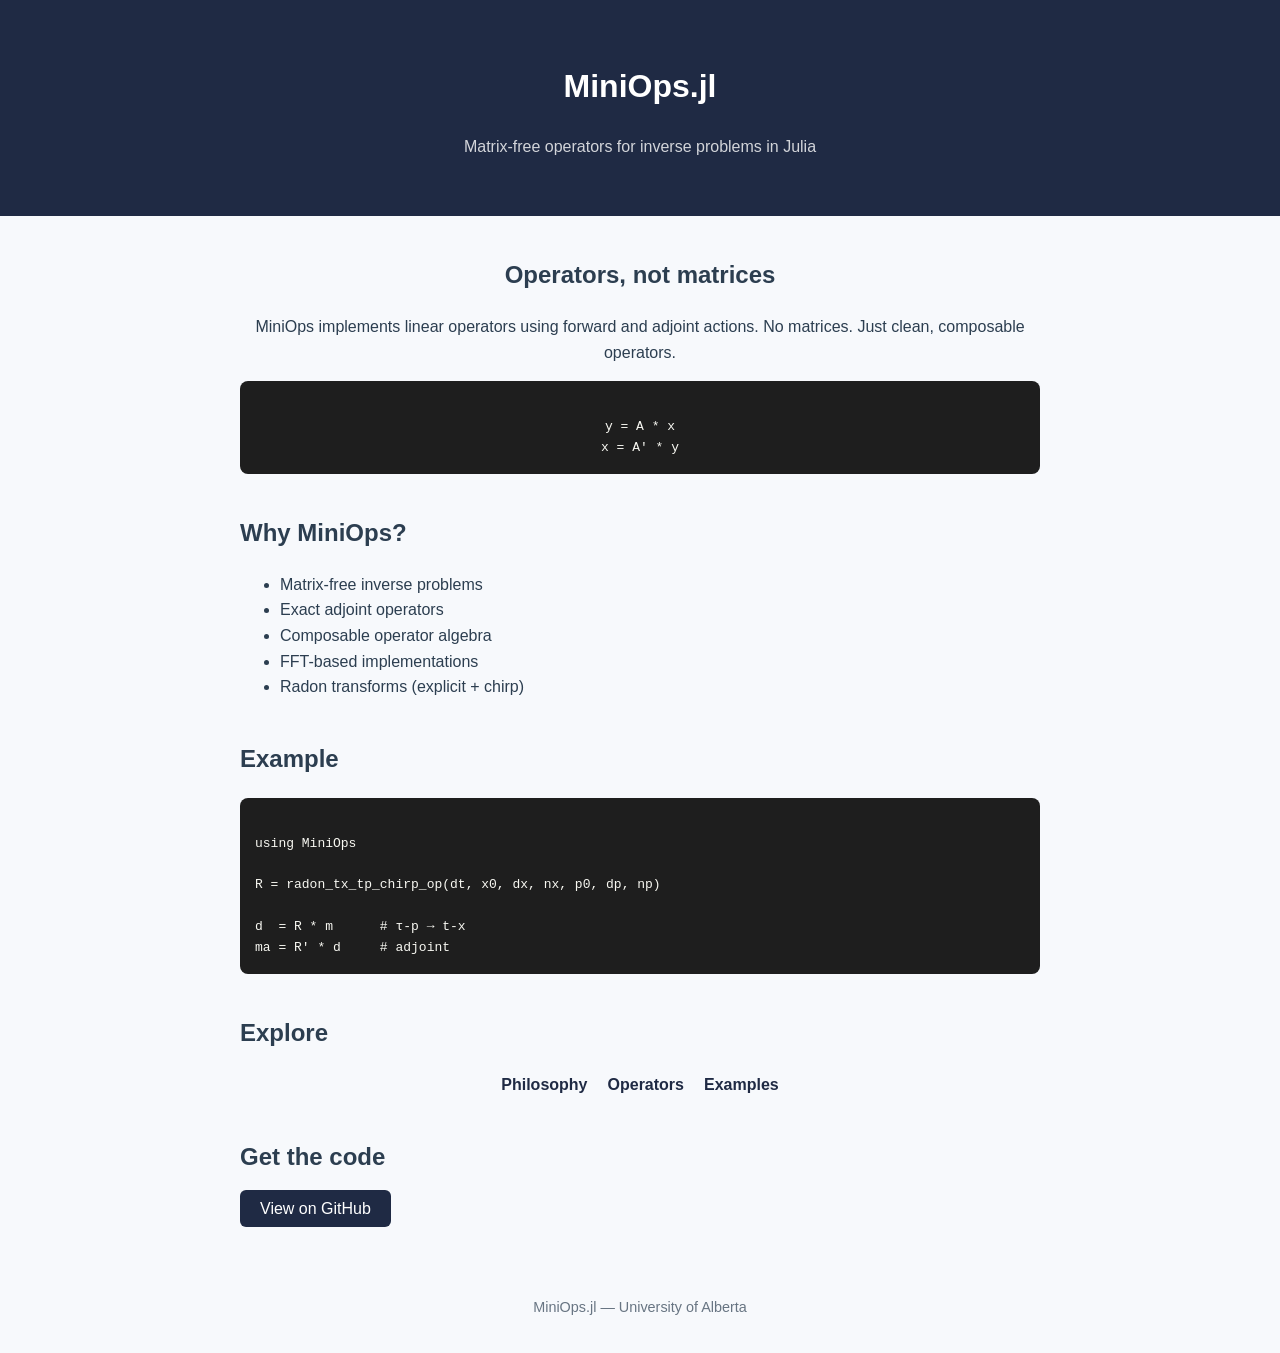
<file: docs/index.html>
<!DOCTYPE html>
<html lang="en">
<head>
<meta charset="UTF-8">
<meta name="viewport" content="width=device-width, initial-scale=1.0">
<title>MiniOps.jl</title>
<link rel="stylesheet" href="style.css">
</head>

<body>

<header>
    <h1>MiniOps.jl</h1>
    <p class="subtitle">Matrix-free operators for inverse problems in Julia</p>
</header>

<section class="hero">
    <h2>Operators, not matrices</h2>
    <p>
        MiniOps implements linear operators using forward and adjoint actions.
        No matrices. Just clean, composable operators.
    </p>

<pre><code>
y = A * x
x = A' * y
</code></pre>

</section>

<section>
<h2>Why MiniOps?</h2>
<ul>
<li>Matrix-free inverse problems</li>
<li>Exact adjoint operators</li>
<li>Composable operator algebra</li>
<li>FFT-based implementations</li>
<li>Radon transforms (explicit + chirp)</li>
</ul>
</section>

<section>
<h2>Example</h2>

<pre><code>
using MiniOps

R = radon_tx_tp_chirp_op(dt, x0, dx, nx, p0, dp, np)

d  = R * m      # τ-p → t-x
ma = R' * d     # adjoint
</code></pre>

</section>

<section>
<h2>Explore</h2>
<div class="links">
    <a href="philosophy.html">Philosophy</a>
    <a href="operators.html">Operators</a>
    <a href="examples.html">Examples</a>
</div>
</section>

<section>
<h2>Get the code</h2>
<p>
<a class="button" href="https://github.com/msacchi/MiniOps.jl">
View on GitHub
</a>
</p>
</section>

<footer>
<p>MiniOps.jl — University of Alberta</p>
</footer>

</body>
</html>
</file>
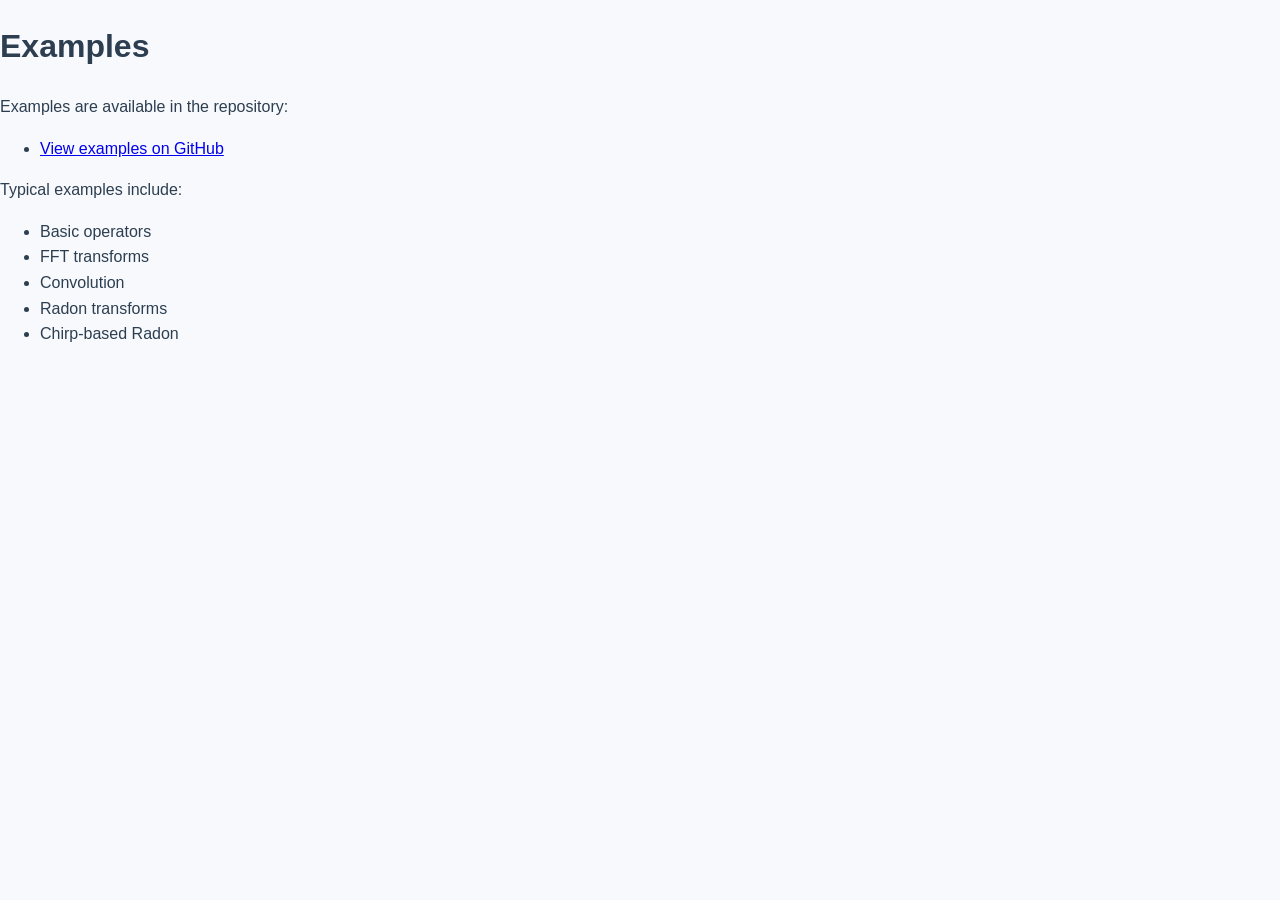
<file: docs/examples.html>
<!DOCTYPE html>
<html>
<head>
    <meta charset="UTF-8">
    <title>Examples - MiniOps</title>
    <link rel="stylesheet" href="style.css">
</head>
<body>

<h1>Examples</h1>

<p>
Examples are available in the repository:
</p>

<ul>
<li><a href="https://github.com/YOUR_USERNAME/MiniOps.jl/tree/main/examples">
View examples on GitHub
</a></li>
</ul>

<p>
Typical examples include:
</p>

<ul>
<li>Basic operators</li>
<li>FFT transforms</li>
<li>Convolution</li>
<li>Radon transforms</li>
<li>Chirp-based Radon</li>
</ul>

</body>
</html>
</file>
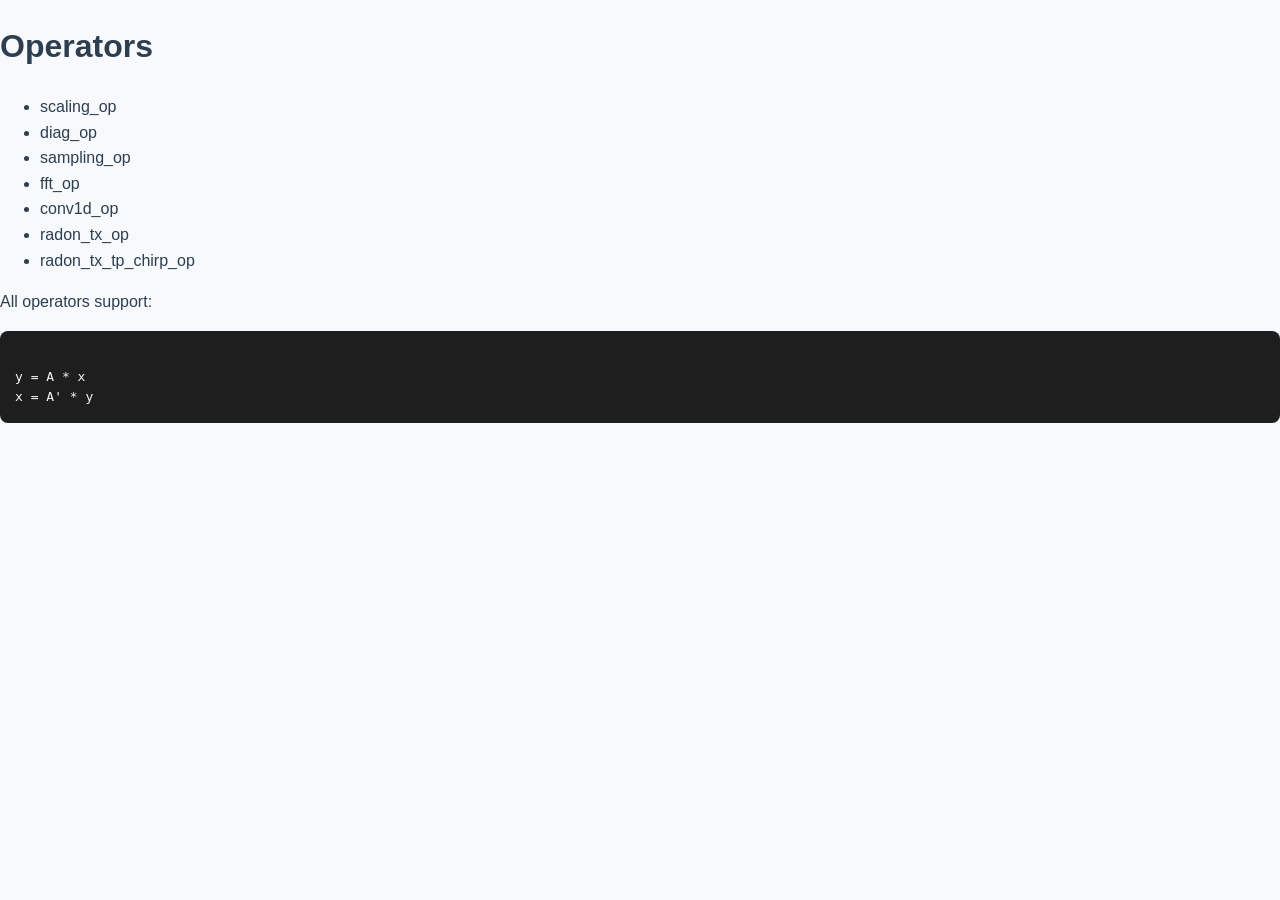
<file: docs/operators.html>
<!DOCTYPE html>
<html>
<head>
    <meta charset="UTF-8">
    <title>Operators - MiniOps</title>
    <link rel="stylesheet" href="style.css">
</head>
<body>

<h1>Operators</h1>

<ul>
<li>scaling_op</li>
<li>diag_op</li>
<li>sampling_op</li>
<li>fft_op</li>
<li>conv1d_op</li>
<li>radon_tx_op</li>
<li>radon_tx_tp_chirp_op</li>
</ul>

<p>
All operators support:
</p>

<pre><code>
y = A * x
x = A' * y
</code></pre>

</body>
</html>
</file>
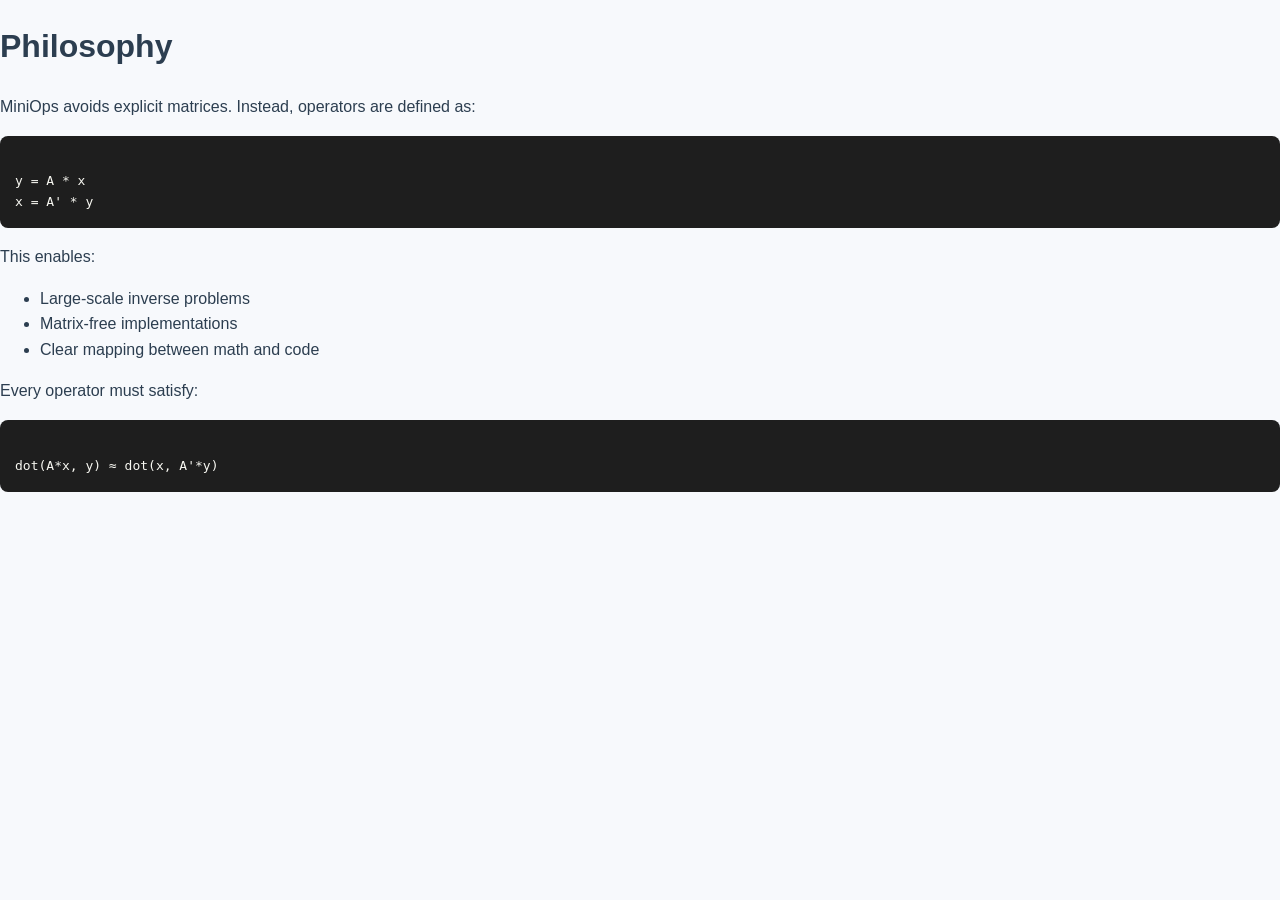
<file: docs/philosophy.html>
<!DOCTYPE html>
<html>
<head>
    <meta charset="UTF-8">
    <title>Philosophy - MiniOps</title>
    <link rel="stylesheet" href="style.css">
</head>
<body>

<h1>Philosophy</h1>

<p>
MiniOps avoids explicit matrices. Instead, operators are defined as:
</p>

<pre><code>
y = A * x
x = A' * y
</code></pre>

<p>
This enables:
</p>

<ul>
<li>Large-scale inverse problems</li>
<li>Matrix-free implementations</li>
<li>Clear mapping between math and code</li>
</ul>

<p>
Every operator must satisfy:
</p>

<pre><code>
dot(A*x, y) ≈ dot(x, A'*y)
</code></pre>

</body>
</html>
</file>
<file: docs/style.css>
body {
    font-family: -apple-system, BlinkMacSystemFont, "Segoe UI", Roboto, Arial;
    margin: 0;
    line-height: 1.6;
    background: #f7f9fc;
    color: #2c3e50;
}

/* Header */
header {
    background: #1f2a44;
    color: white;
    padding: 40px 20px;
    text-align: center;
}

.subtitle {
    opacity: 0.8;
}

/* Sections */
section {
    max-width: 800px;
    margin: 40px auto;
    padding: 0 20px;
}

/* Hero */
.hero {
    text-align: center;
}

/* Code blocks */
pre {
    background: #1e1e1e;
    color: #f8f8f2;
    padding: 15px;
    border-radius: 8px;
    overflow-x: auto;
}

code {
    font-family: monospace;
}

/* Links */
.links {
    display: flex;
    gap: 20px;
    justify-content: center;
}

.links a {
    text-decoration: none;
    color: #1f2a44;
    font-weight: bold;
}

/* Button */
.button {
    background: #1f2a44;
    color: white;
    padding: 10px 20px;
    text-decoration: none;
    border-radius: 6px;
}

/* Footer */
footer {
    text-align: center;
    padding: 20px;
    font-size: 0.9em;
    opacity: 0.7;
}
</file>
